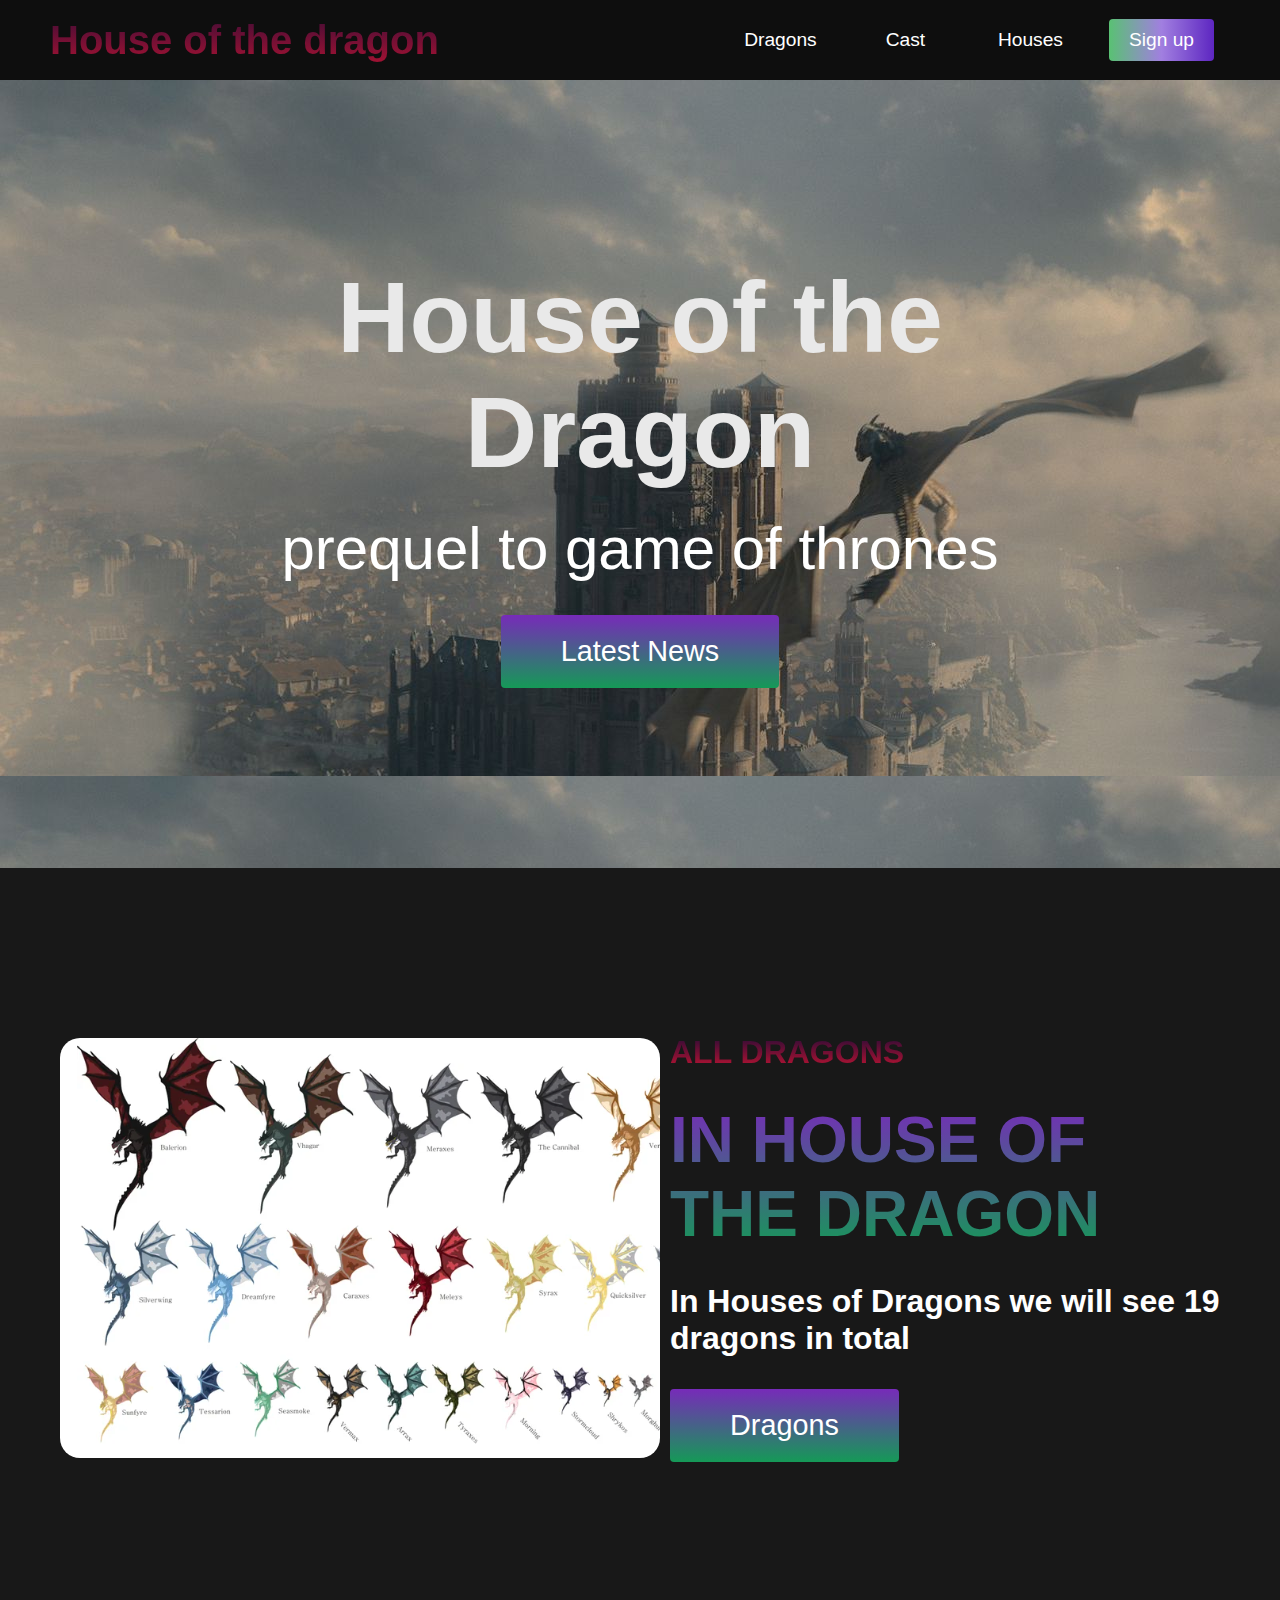
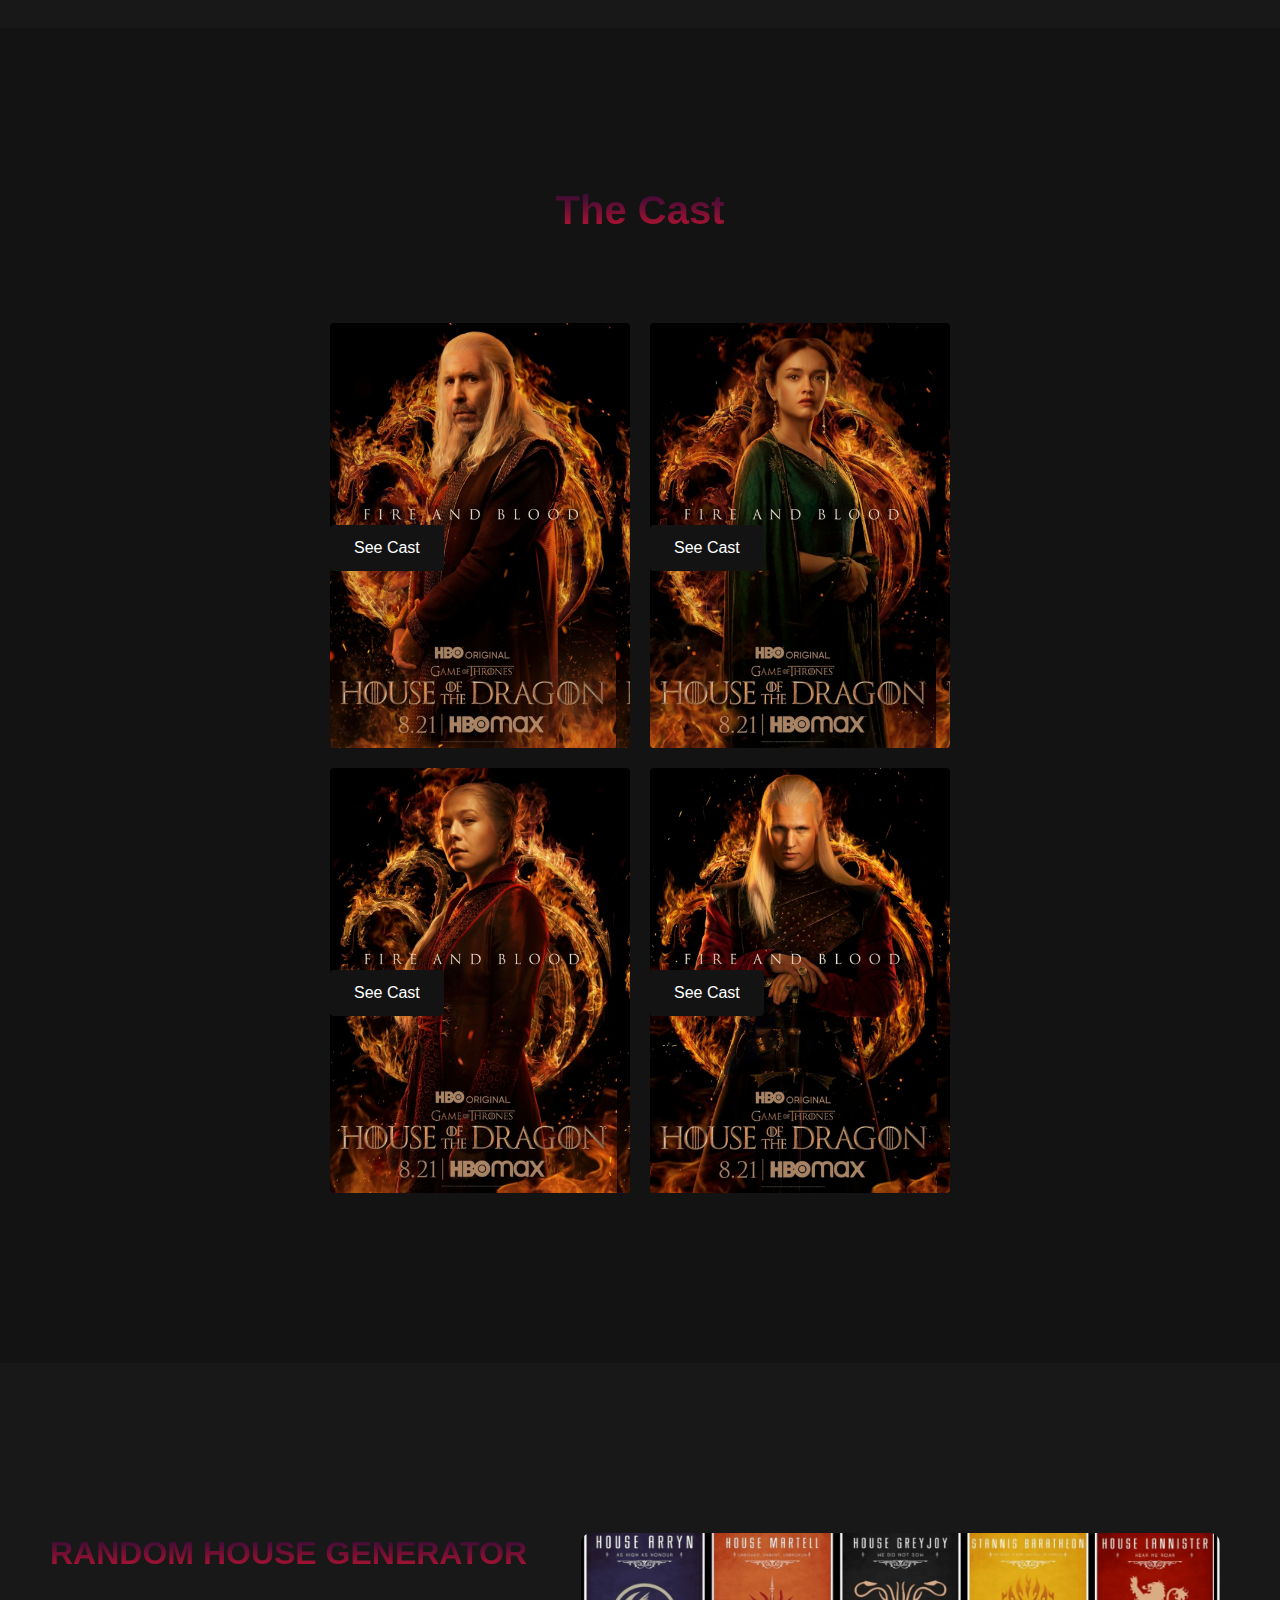
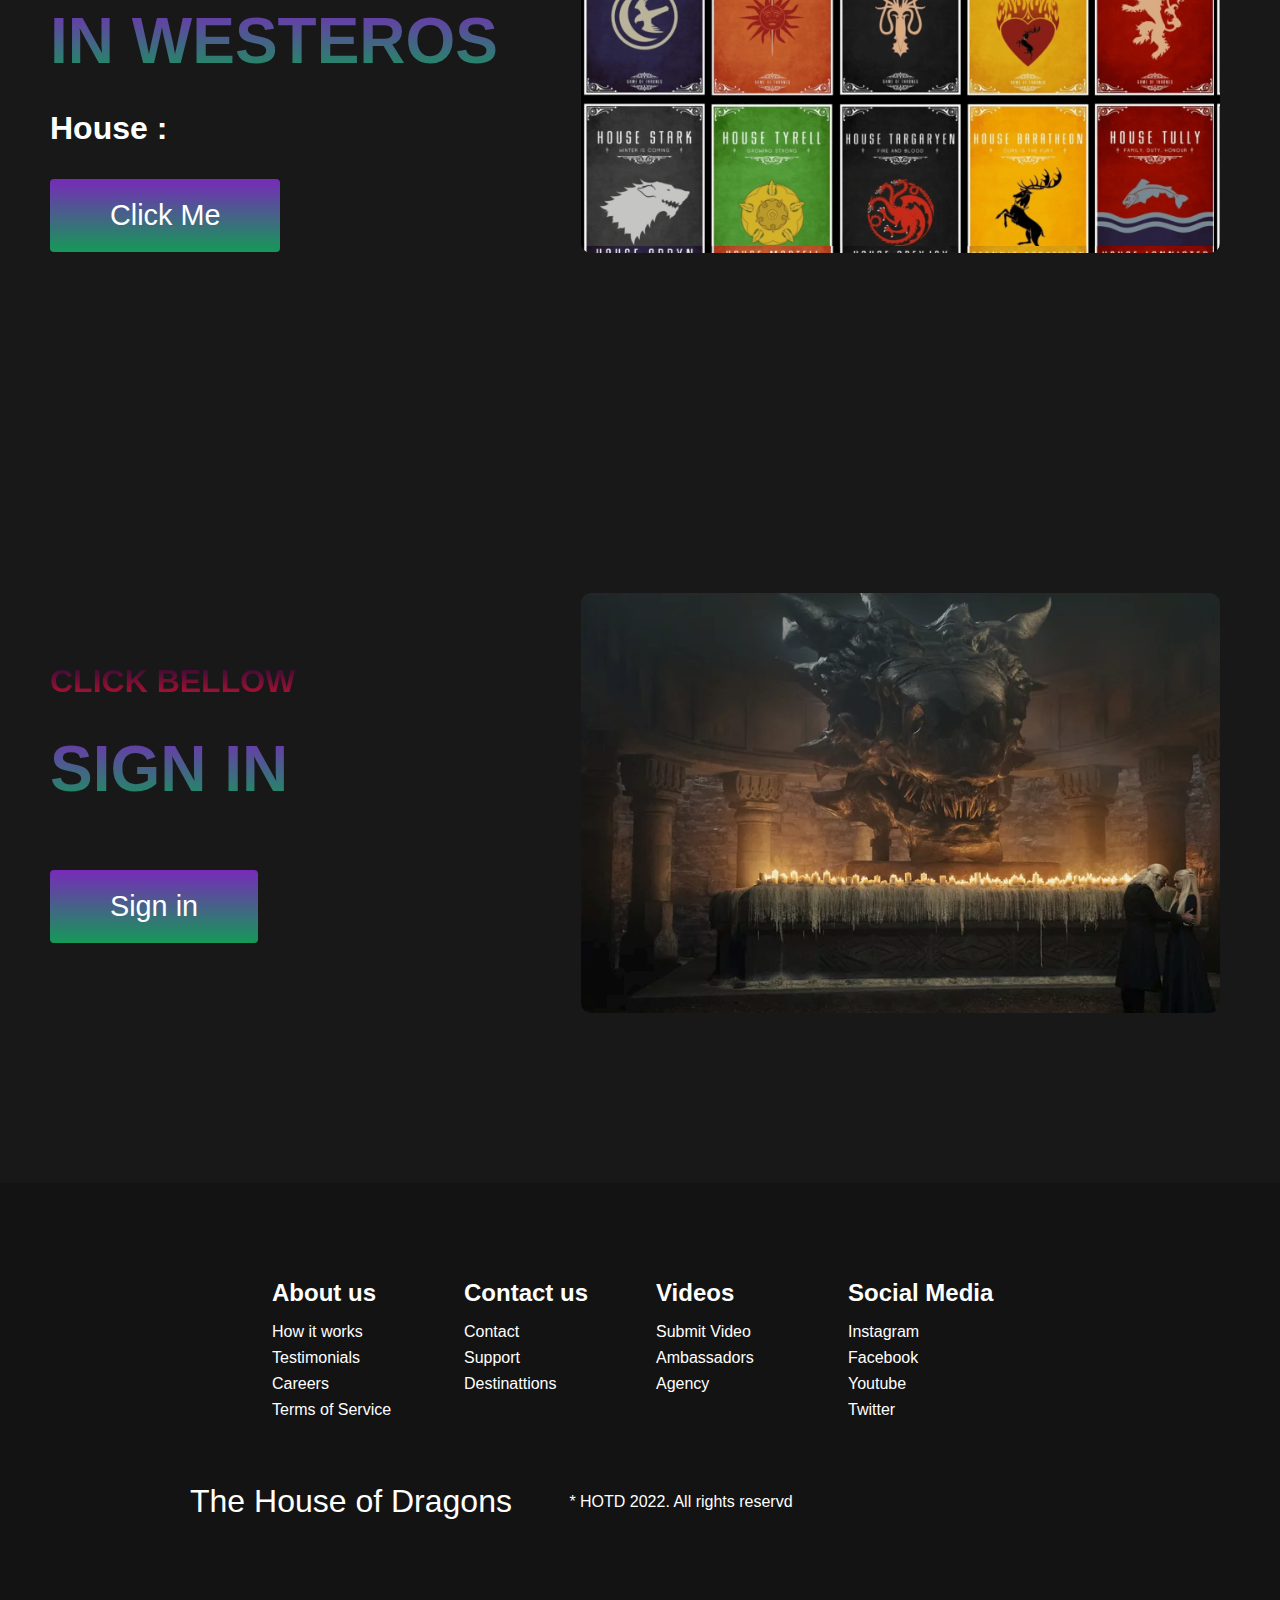
<file: index.html>
<!DOCTYPE html>
<html lang="en">
<head>
    <meta charset="UTF-8">
    <meta http-equiv="X-UA-Compatible" content="IE=edge">
    <meta name="viewport" content="width=device-width, initial-scale=1.0">
    <title>House of Dragon</title>
    <link rel="stylesheet" href="styles.css">
    <link rel="stylesheet"  href="pictures/best.jpeg">
</head>
<body>
    
    <!--Navbar section-->

    <nav class="navbar">
        <div class="navbar_container">
            <a href="#home" id="navbar_logo">House of the dragon</a>

            <div class="navbar_toggle" id="mobile-menu">
                <span class="bar"></span>
                <span class="bar"></span>
                <span class="bar"></span>
            </div>
            <ul class="navbar_menu">
                <li class="navbar_item">
                    <a href="#dragons" class="navbar_links" id="dragons-page">Dragons</a>
                </li>
                <li class="navbar_item">
                    <a href="#cast" class="navbar_links" id="cast-page">Cast</a>
                </li>
                <li class="navbar_item">
                    <a href="#houses" class="navbar_links" id="houses-page">Houses</a>
                </li>
                <li class="navbar_btn">
                    <a href="#sign-up" class="button" id="signup">Sign up</a>
                </li>



            </ul>
        </div> 
    </nav>

    <!--Hero section-->

    <div class="hero" id="home">
        <div class="hero_container">
            <h1 class="hero_heading">House of the Dragon</h1>
            <p class="hero_description">prequel to game of thrones</p>
            <button onclick= "checker()" class="main_btn"><a href="https://www.hbo.com/house-of-the-dragon">Latest News</a></button>
        </div>
        
    </div>

    <!--Dragon section-->

    <div class="main" id="dragons">
        <div class="main_container">
            <div class="main_img_container">
                <div class="main_img_card"></div>
            </div>
            <div class="main_content">
                <h1>All Dragons</h1>
                <h2>In House of the dragon</h2>
                <p>In Houses of Dragons we will see 19 dragons in total</p>
                <button onclick="alert('This will take you to YouTube-->')" class="main_btn"><a href="https://www.youtube.com/watch?v=J1kavtKY77w&ab_channel=TalkingThrones">Dragons</a></button>
            </div>
        </div>
    </div>


    <!--Cast section-->
    <div class="cast" id="cast">
        <h1>The Cast</h1>
        <div class="cast_wrapper">

            <div class="cast_card">
                <h2></h2>
                <p></p>
                <div class="cast_bth"><button>See Cast</button></div>
            </div>

            <div class="cast_card">
                <h2></h2>
                <p></p>
                <div class="cast_bth"><button>See Cast</button></div>
            </div>

            <div class="cast_card">
                <h2></h2>
                <p></p>
                <div class="cast_bth"><button>See Cast</button></div>
            </div>

            <div class="cast_card">
                <h2></h2>
                <p></p>

                <div class="cast_bth"><button>See Cast</button></div>
            </div>

        </div>
    </div>
    
    <!--Houses section-->

   
    <div class = "main" id ="houses">
        <div class = " main_container">
          <div class = "main_content">
            <h1> Random House generator </h1>
            <h2> In westeros </h2>
            <p> House : <span class="houses"></span> </p>
            <button class = "main_btn"><a id="houses_btn"> Click Me</a></button >
          </div>
          <div class= " main_img_container ">
            <div class= " main_img_card_houses" id = "card_2">
              
            </div>
          </div>
        </div>
      </div>



     <!--sign up section-->

     <div class = "main" id ="sign-up">
  <div class = " main_container">
    <div class = "main_content">
      <h1>Click bellow   </h1>
      <h2> Sign in </h2>
      <p></p>
      <button  class = "main_btn"><a href="Signup/signup.html"> Sign in </a></button >
    </div>
    <div class= " main_img_container_signup ">
      <div class= " main_img_card_signup" id = "card_2">
        <i class= " fas fa-users"></i >
      </div>
    </div>
  </div>
</div>


     <!--Fotter section--> 

     <div class="footer_container">
        <div class="footer_links">

            <div class="footer_links_wrapper">
                <div class="footer_links_item">
                    <h2>About us</h2>
                    <a href="/">How it works</a>
                    <a href="/">Testimonials</a>
                    <a href="/">Careers</a>
                    <a href="/">Terms of Service</a>
                </div>

                <div class="footer_links_item">
                    <h2>Contact us</h2>
                    <a href="/">Contact</a>
                    <a href="/">Support</a>
                    <a href="/">Destinattions</a>
                    
                </div>
            </div> 


            <div class="footer_links_wrapper">
            
                <div class="footer_links_item">
                    <h2>Videos</h2>
                    <a href="/">Submit Video</a>
                    <a href="/">Ambassadors</a>
                    <a href="/">Agency</a>
                    
                </div>

                <div class="footer_links_item">
                    <h2>Social Media</h2>
                    <a href="/">Instagram</a>
                    <a href="/">Facebook</a>
                    <a href="/">Youtube</a>
                    <a href="/">Twitter</a>
                </div>

            </div>
        </div>


        <section class="social_media">
            <div class="social_media_wrap">
                <div class="footer_logo">
                    <a href="/" id="footer_logo"> The House of Dragons</a>
                </div>
                <p class= "website_rights">* HOTD 2022. All rights reservd</p>
                <div class="social_icons">
                    <a href="/" class="social_icon_link" target="_blank"
                    ><i class="fab fa-facebook"></i></a>

                    <a href="/" class="social_icon_link" target="_blank"
                    ><i class="fab fa-instagram"></i></a>

                    <a href="/" class="social_icon_link" target="_blank"
                    ><i class="fab fa-youtube"></i></a>

                    <a href="/" class="social_icon_link" target="_blank"
                    ><i class="fab fa-twitter"></i></a>

                </div>
            </div>

        </section>
     </div>




    <script src="app.js"></script>
</body>
</html>
</file>
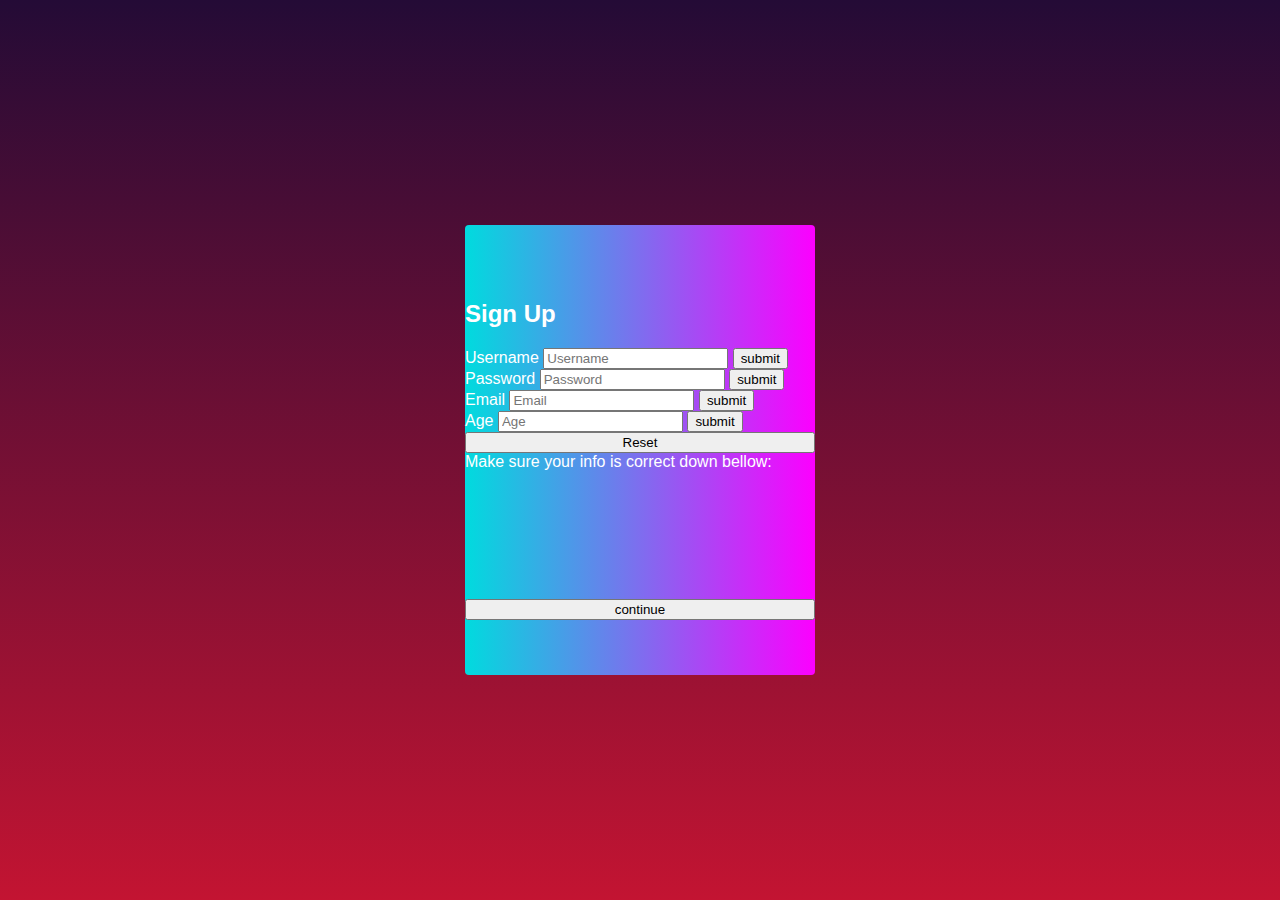
<file: Signup/signup.html>
<!DOCTYPE html>
<html lang="en">
<head>
    <meta charset="UTF-8">
    <meta http-equiv="X-UA-Compatible" content="IE=edge">
    <meta name="viewport" content="width=device-width, initial-scale=1.0">
    <title>Signup</title>
    <link rel="stylesheet" href="signup.css">
</head>

    
   


<body>



    
    <form>

    
    
    <article class = "forum_signup">
        <h2>Sign Up</h2>

        <div>
        <label for="text_box" > Username </label>
        <input type="text" id="text_box1" placeholder="Username" required> 

        <input type="button" id="btn1" value="submit">
        </div>


        <div>
        <label for="text_box_password" > Password </label>
        <input type="password" id="text_box2" placeholder="Password"> 

        <input type="button" id="btn2" value="submit">
        </div>

        <div>
            <label for="text_box_email" > Email</label>
            <input type="text" id="text_box3" placeholder="Email"> 
    
            <input type="button" id="btn3" value="submit">
        </div>

        <div>
                <label for="text_box_age" > Age</label>
                <input type="number" id="text_box4" placeholder="Age"> 
        
                <input type="button" id="btn4" value="submit">
        </div>  

        <button type="reset">Reset</button>
        

        <div> Make sure your info is correct down bellow:</div>


        <p class="output" id="output1"></p><p class="output" id="output2"></p><p class="output" id="output3"></p><p class="output" id="output4"></p>

        <input type="submit"
        value="continue"
        onclick= "myfun()" class="here">


    </article>

 

  

   
</form>
    
    <script src="signup.js"></script>
</body>
</html>
</file>
<file: styles.css>
* {
    box-sizing: border-box;
    margin: 0;
    padding: 0;
    font-family: 'kumbh sans', sans-serif;
    scroll-behavior: smooth;

}

.navbar{
    background: rgb(14, 14, 14);
    height: 80px;
    display: flex;
    justify-content: center;
    align-items: center;
    font-size: 1.2rem;
    position: sticky;
    top: 0;
    z-index: 999;


}

.navbar_container{
    display: flex;
    justify-content: space-between;
    height: 80px;
    z-index: 1;
    width: 100%;
    max-width: 1300px;
    margin: 0 auto;
    padding: 0 50px;
}

#navbar_logo{
    background-color: #155799;
    background-image: linear-gradient(to top,#c31432  0%, #240b36  100%);
    background-size: 100%;
    -webkit-background-clip: text;
    -moz-background-clip: text;
    -webkit-text-fill-color: transparent;
    -moz-text-fill-color: transparent;
    display: flex;
    align-items: center;
    cursor: pointer;
    text-decoration: none;
    font-size: 2.5rem;
    font-weight: bold;
}

.navbar_menu{
    display: flex;
    align-items: center;
    list-style: none;
}

.navbar_item{
    height: 80px;
}

.navbar_links{
    color: #fff;
    display: flex;
    align-items: center;
    justify-content: center;
    width: 125px;
    text-decoration: none;
    height: 100%;
    transition: all 0.3s ease;

}

.navbar_btn{
    display: flex;
    justify-content: center;
    align-items: center;
    padding: 0 1rem;
    width: 100%;
}

.button{
    display: flex;
    justify-content: center;
    align-items: center;
    text-decoration: none;
    padding: 10px 20px;
    height: 100%;
    width: 100%;
    border: none;
    outline: none;
    border-radius: 4px;
    background: #833ab4 ;
    background: -webkit-linear-gradient(to right, #59C173, #a17fe0, #5D26C1);
    background: linear-gradient(to right, #59C173, #a17fe0, #5D26C1);

    color: #fff;
    transition: all 0.3s ease;
}

.navbar_links:hover{
    color: #9518fc;
    transition: all 0.3s ease;
}

@media screen and (max-width: 960px) {
    .navbar_container{
        display: flex;
        justify-content: space-between;
        height: 80px;
        z-index: 1;
        width: 100%;
        max-width: 1300px;
        padding: 0;
    }

    .navbar_menu {
        display: grid;
        grid-template-columns: auto;
        margin: 0;
        width: 100%;
        position: absolute;
        top: -1000px;
        opacity: 1;
        transition: all 0.5s ease;
        z-index: -1;
        
    }

    .navbar_menu.active {
        background: #131313;
        top: 100%;
        opacity: 1;
        transition: all 0.5s ease;
        z-index: 99;
        height: 60vh;
        font-size: 1.6rem;
    }

    #navbar_logo {
        padding-left: 25px;
        
    
    }

    .navbar_toggle .bar {
        width: 25px;
        height: 3px;
        margin: 5px auto;
        transition: all 0.3s ease-in-out;
        background: #fff;
    }

    .navbar_item{
        width: 100%;
    }

    .navbar_links{
        text-align: center;
        padding: 2rem;
        width: 100%;
        display: table;
    }

    .navbar_btn {
        padding-bottom: 2rem;
    }
    .button{
        display: flex;
        justify-content: center;
        align-items: center;
        width: 80%;
        height: 80px;
        margin: 0;
    }

    #mobile-menu{
        position: absolute;
        top: 20%;
        right: 5%;
        transform: translate(5%, 20%);
    }
    .navbar_toggle .bar {
        display: block;
        cursor: pointer;
    }

    #mobile-menu.is-active .bar:nth-child(2) {
        opacity: 0;
    }

    #mobile-menu.is-active .bar:nth-child(1) {
        transform: translateY(8px) rotate(45deg);
    }

    #mobile-menu.is-active .bar:nth-child(3) {
        transform: translateY(-8px) rotate(-45deg);
   
    }
}

/*hero section*/

.hero{
    background-image: url("./pictures/best.jpeg" );
    /*background: linear-gradient(to right, #161616, #000);*/
    padding: 150px ;
   
}


.hero_container{
    display: flex;
    flex-direction: column;
    justify-content: center;
    align-items: center;
    max-width: 1200px;
    margin: 0 auto;
    height: 90%;
    text-align: center;
    padding: 30px;
}

.hero_heading{
    font-size: 100px;
    margin-bottom: 24px;
    color: #e9e9e9;


}

.hero_description{
    font-size: 60px;
    color:#fff
}

.highlight{
    border-bottom: 4px solid rgb(132, 0, 255);
}


@media screen and (max-width: 768px){
    .hero_heading{
        font-size: 60px;
    }

    .hero_description{
        font-size: 40px;
    }
}




/* dragon section*/

.main{
    background-color:#181818 ;
    padding: 10rem 0;
}

.main_container{
    display: grid;
    grid-template-columns: 1fr 1fr;
    align-items: center;
    justify-content: center;
    margin: 0 auto;
    height: 90%;
    z-index: 1;
    width: 100%;
    max-width: 1300px;
    padding: 0 50px;
}

.main_content{
    color: white;
    width: 100%;
}

.main_content h1{
    font-size: 2rem;
    background-color: #155799;
    background-image: linear-gradient(to top, #c31432 0%, #240b36 100%);
    background-size: 100%;
    -webkit-background-clip: text;
    -moz-background-clip: text;
    -webkit-text-fill-color: transparent;
    -moz-text-fill-color: transparent;
    text-transform: uppercase;
    margin-bottom: 32px;
}

.main_content h2 {
    font-size: 4rem;
    background-color: #155799;
    background-image: linear-gradient(to top, #159957 0%, #772bb9 100%);
    background-size: 100%;
    -webkit-background-clip: text;
    -moz-background-clip: text;
    -webkit-text-fill-color: transparent;
    -moz-text-fill-color: transparent;
    text-transform: uppercase;
    margin-bottom: 32px;

}

.main_content p{
    margin-top: 1rem;
    font-size: 2rem;
    font-weight: 700;
}

.main_btn {
    font-size: 1.8rem;
    background-color: #155799;
    background-image: -webkit-linear-gradient(to top, #159957 0%, #772bb9 100%);
    background-image: linear-gradient(to top, #159957 0%, #772bb9 100%);
    padding: 20px 60px;
    border: none;
    border-radius: 4px;
    margin-top: 2rem;
    cursor: pointer;
    position: relative;
    transition: all 0,35s;
    outline: none;

}

.main_btn a {
    position: relative;
    z-index: 2;
    color: #fff;
    text-decoration: none;
}

.main_btn:after{
    position: absolute;
    content: '';
    top: 0;
    left: 0;
    width: 0;
    height: 100%;
    background: #772bb9;
    transition: all 0.35;
    border-radius: 4px;
}

.main_btn:hover{
    color: #fff;

}

.main_btn:hover::after{
    width: 100%;
}

.main_img_container {
    text-align: center;

}

.main_img_card{
    margin: 10px;
    height: 420px;
    width: 600px;
    border-radius: 20px;
    display: flex;
    flex-direction: column;
    justify-content: center;
    color: #fff;
    background-image: url("./pictures/all hotd dragons.png");
    /*background-image: linear-gradient(to right, #00dbde 0%, #fc00ff 100%);*/
}


.main_img_card_houses{
    margin: 10px;
    height: 320px;
    width: 639px;
    border-radius: 10px;
    display: flex;
    flex-direction: column;
    justify-content: center;
    color: #fff;
    background-image: url("./pictures/houses_sigl.png");
}

.main_img_card_signup{
    margin: 10px;
    height: 420px;
    width: 639px;
    border-radius: 10px;
    display: flex;
    flex-direction: column;
    justify-content: center;
    color: #fff;
    background-image: url("./pictures/signup_picture.png");
}



/* Mobil responsiv Dragon section*/

@media  screen and (max-width: 1100px) {
    .main_container{
        display: grid;
        grid-template-columns: 1fr;
        align-items: center;
        justify-content: center;
        width: 100%;
        margin: 0 auto;
        height: 90%;
    }

    .main_img_container {
        display: flex;
        justify-content: center;

    }
    
    .main_img_card {
        height: 425px;
        width: 425px;
    }

    .main_content{
        text-align: center;
        margin-bottom: 4rem;
    }

    .main_content h1 {
        font-size: 2.5rem;
        margin-top: 2rem;

    }

    .main_content h2 {
        font-size: 3rem;
    }

    .main_content p {
        margin-top: 1rem;
        font-size: 1.5rem;
    }
}

@media screen and(max-width: 480px) {
    .main_img_card{
        width: 250px;
        height: 250px;
    }
    .main_content h1 {
        font-size: 2rem;
        margin-top: 3rem;
    }
    .main_content h2 {
        font-size: 2rem;
    }

    .main_content p {
        margin-top: 2rem;
        font-size: 1.5rem;
    }
    .main_btn{
        padding: 12px 36px;
        margin: 2.5rem 0;
    }    
}

/* cast section*/

.cast {
    background: #131313 ;
    display:flex ;
    flex-direction : column ;
    justify-content : center ;
    align-items : center ;
    height: 100% ;
    padding: 10rem 0 ;
}

.cast h1{
    background-color: #155799;
    background-image: linear-gradient(to top, #c31432 0%, #240b36 100%);
    background-size: 100%;
    -webkit-background-clip: text;
    -moz-background-clip: text;
    -webkit-text-fill-color: transparent;
    -moz-text-fill-color: transparent;
    margin-bottom: 5rem;
    font-size: 2.5rem;
}

.cast_wrapper{
    display: grid;
    grid-template-columns: 1fr 1fr 1fr 1fr;
    grid-template-rows: 1fr;
}

.cast_card{
    margin: 10px ;
    height: 425px ;
    width: 300px ;
    border-radius : 4px ;
    display: flex ;
    flex-direction : column ;
    justify-content : center ;
    color: #fff;
    background-image: linear-gradient(to right, #00dbde 0%, #fc00ff 100%);
    transition: 0.3s ease-in;
    object-fit: cover;
}

/* pictures of 4 cast memmber*/

.cast_card:nth-child(2){
    background-image: url("./pictures/alicent hightower.png");
    background-size: contain;
}

.cast_card:nth-child(1){
    background-image: url("./pictures/viserys targaryen.png");
    background-size: contain;
}

.cast_card:nth-child(3){
    background-image: url("./pictures/rhaenyra targaryen.png");
    background-size: contain;
}

.cast_card:nth-child(4){
    background-image: url("./pictures/damon targaryen.png");
    background-size: contain;
}

.cast_card h2{
    text-align: center;
}

.cast_card p{
    text-align: center;
    margin-top: 24px;
    font-size: 20px;
}

.cast_btn{
    display: flex;
    justify-content: center;
    margin-top: 16px;
}

.cast_card button {
    color: #fff;
    padding: 14px 24px;
    border: none;
    outline: none;
    border-radius: 4px;
    background: #131313;
    font-size: 1rem;
}

.cast_card button:hover {
    cursor: pointer;
}

.cast_card:hover{
    transform: scale(1.075);
    transition: 0.3s ease-in;
    cursor: pointer;
}

@media screen and (max-width: 1300px) {
    .cast_wrapper {
        grid-template-columns: 1fr 1fr;
    }
}

@media screen and (max-width: 768px) {
    .cast_wrapper {
        grid-template-columns: 1fr;
    }
}


/* Footer */

.footer_container {
    background-color: #131313;
    padding: 5rem 0;
    display: flex;
    flex-direction: column;
    justify-content: center;
    align-items: center;
}

#footer_logo {
    color: #fff;
    display: flex;
    align-items: center;
    cursor: pointer;
    text-decoration: none;
    font-size: 2rem;
}

.footer_links {
    width: 100%;
    max-width: 1000px;
    display: flex;
    justify-content: center;
}

.footer_links_wrapper {
    display: flex;
}

.footer_links_item {
    display: flex;
    flex-direction: column;
    align-items: flex-start;
    margin: 16px;
    text-align: left;
    width: 160px;
    box-sizing: border-box;

}

.footer_links_item h2 {
    margin-bottom: 16px;
    color: #fff;
}

.footer_links_item a {
    color: #fff;
    text-decoration: none;
    margin-bottom: 0.5rem;
    transition: 0.3 ease-out;
}

.footer_links_item a:hover {
    color: #e9e9e9;
    transition: 0.3 ease-out;
}

.social_icon_link {
    color: #fff;
    font-size: 24px;
}

.social_media {
    max-width: 1000px;
    width: 100%;
}

.social_media_wrap {
    display: flex;
    justify-content: space-between;
    align-items: center;
    width: 90%;
    max-width: 1000px;
    margin: 40px auto 0 auto;
}

.social_icons {
    display: flex;
    justify-content: space-between;
    align-items: center;
    width: 240px;
}

.website_rights {
    color: #fff;
}

/* footer responsive */

@media screen and (max-width: 820px) {
    .footer_links {
        padding-top: 2rem;
    }

    #footer_logo {
        margin-bottom: 2rem;
    }

    .website_rights{
        margin-bottom: 2rem;
    }

    .footer_links_wrapper {
        flex-direction: column;
    }
    
    .social_media_wrap{
        flex-direction: column;
    }
}

@media screen and (max-width: 480px) {
    .footer_links_item{
        margin: 0;
        padding: 10px;
        width: 100%;
    }
}
</file>
<file: Signup/signup.css>
* {
	box-sizing: border-box;
}

body {
	background-color: #155799;
    background-image: linear-gradient(to top,#c31432  0%, #240b36  100%);
	font-family: 'kumbh sans', sans-serif;
	display: flex;
	align-items: center;
	justify-content: center;
	min-height: 100vh;
	margin: 0;
}



.forum_signup{
    margin: 50px ;
    height: 450px ;
    width: 350px ;
    border-radius : 4px ;
    display: flex ;
    flex-direction : column ;
    justify-content : center ;
    color: #fff;
    background-image: linear-gradient(to right, #00dbde 0%, #fc00ff 100%);
    transition: 0.3s ease-in;
    object-fit: cover;
}


.p{
	
    margin: 5px ;
    height: 4px ;
    width: 300px ;
    border-radius : 5px ;
    display: flex ;
    flex-direction : column ;
    justify-content : center ;
    color: #fff;
    background-image: linear-gradient(to right, #00dbde 0%, #fc00ff 100%);
    
}
</file>
